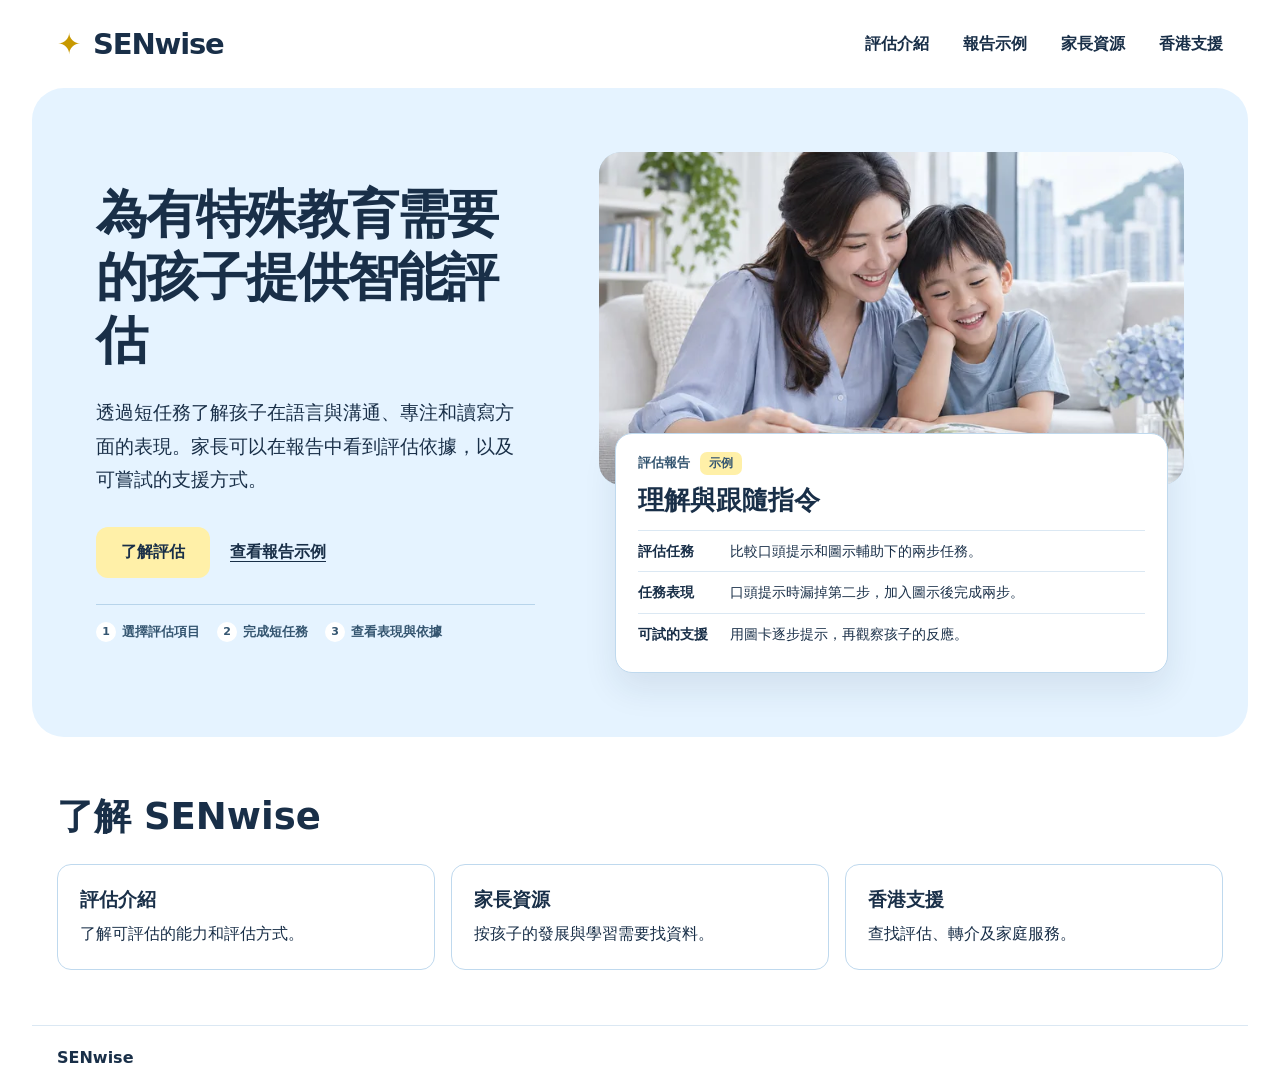
<file: index.html>
<!doctype html>
<html lang="zh-Hant-HK">
<head>
<meta charset="utf-8">
<meta name="viewport" content="width=device-width, initial-scale=1">
<title>SENwise｜特殊教育需要兒童智能評估</title>
<link rel="stylesheet" href="style.css">
</head>
<body>
<header class="shell">
  <a class="brand" href="index.html"><span aria-hidden="true">✦</span> SENwise</a>
  <nav aria-label="主選單"><a href="assessment.html">評估介紹</a><a href="report.html">報告示例</a><a href="resources.html">家長資源</a><a href="support.html">香港支援</a></nav>
</header>
<main class="shell">
  <section class="hero" aria-labelledby="home-title">
    <div class="intro">
      <h1 id="home-title">為有特殊教育需要的孩子提供智能評估</h1>
      <p>透過短任務了解孩子在語言與溝通、專注和讀寫方面的表現。家長可以在報告中看到評估依據，以及可嘗試的支援方式。</p>
      <div class="hero-actions">
        <a class="primary" href="assessment.html">了解評估</a>
        <a class="example-link" href="report.html">查看報告示例</a>
      </div>
      <ol class="hero-steps" aria-label="評估流程">
        <li>選擇評估項目</li><li>完成短任務</li><li>查看表現與依據</li>
      </ol>
    </div>
    <div class="visual">
      <img class="photo" src="hero-720.webp"
        srcset="hero-720.webp 720w, hero-1200.webp 1200w"
        sizes="(max-width: 690px) calc(100vw - 78px), (max-width: 1376px) 52vw, 690px"
        width="1200" height="800" fetchpriority="high"
        alt="家長和孩子一起看圖畫書">
      <article class="summary" aria-labelledby="preview-title">
        <header class="preview-heading"><span>評估報告</span><small>示例</small></header>
        <h2 id="preview-title">理解與跟隨指令</h2>
        <dl>
          <div><dt>評估任務</dt><dd>比較口頭提示和圖示輔助下的兩步任務。</dd></div>
          <div><dt>任務表現</dt><dd>口頭提示時漏掉第二步，加入圖示後完成兩步。</dd></div>
          <div><dt>可試的支援</dt><dd>用圖卡逐步提示，再觀察孩子的反應。</dd></div>
        </dl>
      </article>
    </div>
  </section>
  <section class="section" aria-labelledby="explore-title">
    <h2 id="explore-title">了解 SENwise</h2>
    <div class="home-links">
      <a href="assessment.html"><h3>評估介紹</h3><p>了解可評估的能力和評估方式。</p></a>
      <a href="resources.html"><h3>家長資源</h3><p>按孩子的發展與學習需要找資料。</p></a>
      <a href="support.html"><h3>香港支援</h3><p>查找評估、轉介及家庭服務。</p></a>
    </div>
  </section>
</main>
<footer class="shell"><a href="index.html">SENwise</a></footer>
</body>
</html>
</file>
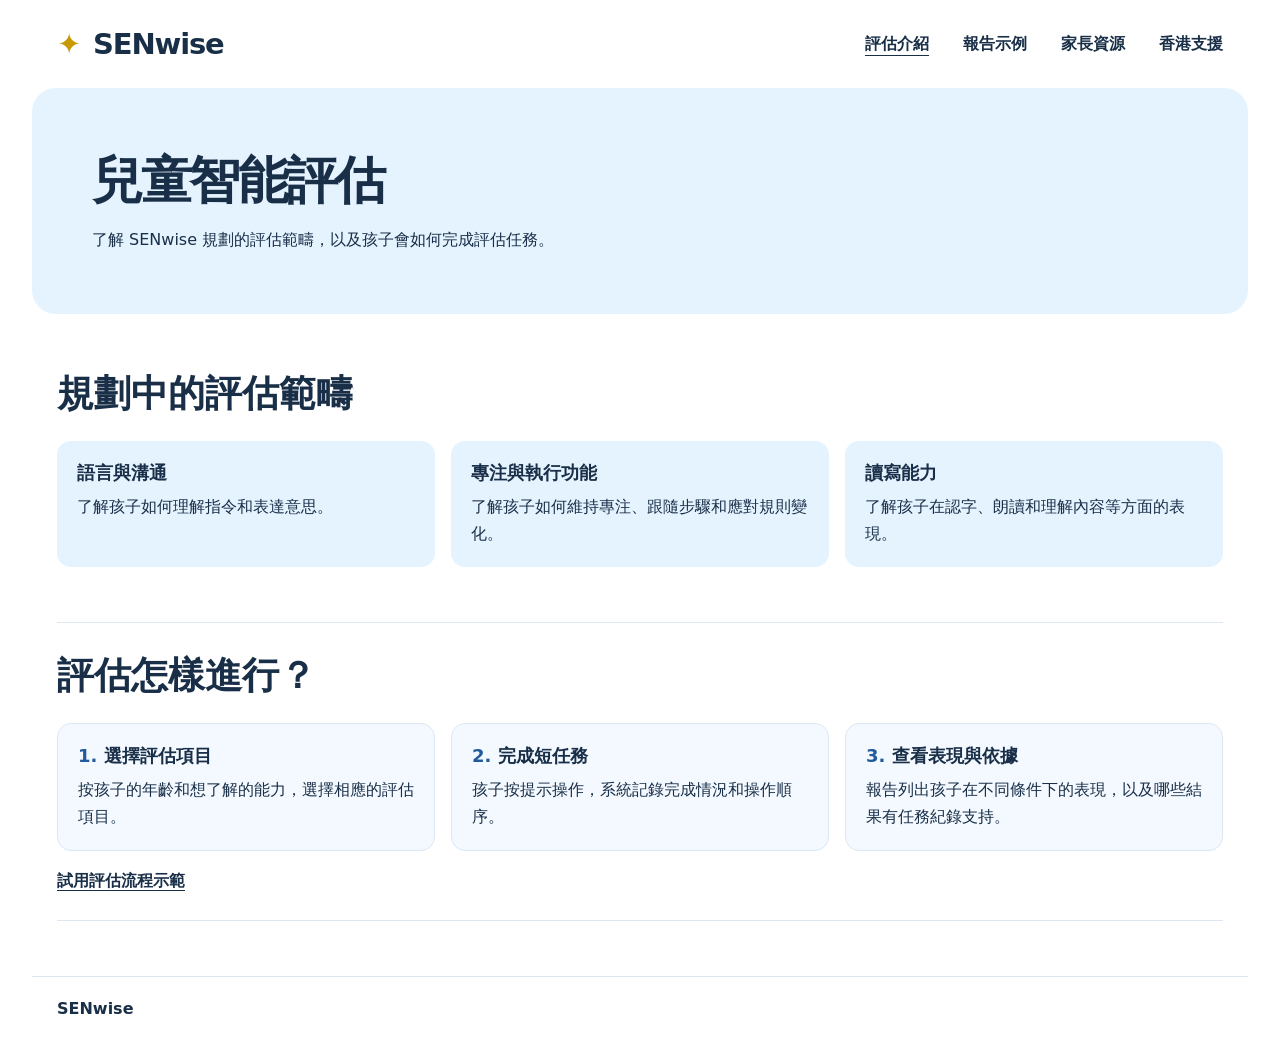
<file: assessment.html>
<!doctype html>
<html lang="zh-Hant-HK">
<head>
<meta charset="utf-8">
<meta name="viewport" content="width=device-width, initial-scale=1">
<title>SENwise｜評估介紹</title>
<link rel="stylesheet" href="style.css">
</head>
<body>
<header class="shell">
  <a class="brand" href="index.html"><span aria-hidden="true">✦</span> SENwise</a>
  <nav aria-label="主選單"><a href="assessment.html" aria-current="page">評估介紹</a><a href="report.html">報告示例</a><a href="resources.html">家長資源</a><a href="support.html">香港支援</a></nav>
</header>
<main class="shell interior">
  <div class="page-heading"><h1>兒童智能評估</h1><p>了解 SENwise 規劃的評估範疇，以及孩子會如何完成評估任務。</p></div>
  <section class="section" id="assessment" aria-labelledby="assessment-title">
    <h2 id="assessment-title">規劃中的評估範疇</h2>
    <ul class="process">
      <li><h3>語言與溝通</h3><p>了解孩子如何理解指令和表達意思。</p></li>
      <li><h3>專注與執行功能</h3><p>了解孩子如何維持專注、跟隨步驟和應對規則變化。</p></li>
      <li><h3>讀寫能力</h3><p>了解孩子在認字、朗讀和理解內容等方面的表現。</p></li>
    </ul>
  </section>
  <section class="section method" id="method" aria-labelledby="method-title">
    <h2 id="method-title">評估怎樣進行？</h2>
    <ol class="process method-steps">
      <li><h3>選擇評估項目</h3><p>按孩子的年齡和想了解的能力，選擇相應的評估項目。</p></li>
      <li><h3>完成短任務</h3><p>孩子按提示操作，系統記錄完成情況和操作順序。</p></li>
      <li><h3>查看表現與依據</h3><p>報告列出孩子在不同條件下的表現，以及哪些結果有任務紀錄支持。</p></li>
    </ol>
    <a class="example-link" href="demo.html">試用評估流程示範</a>
  </section>
</main>
<footer class="shell"><a href="index.html">SENwise</a></footer>
</body>
</html>
</file>
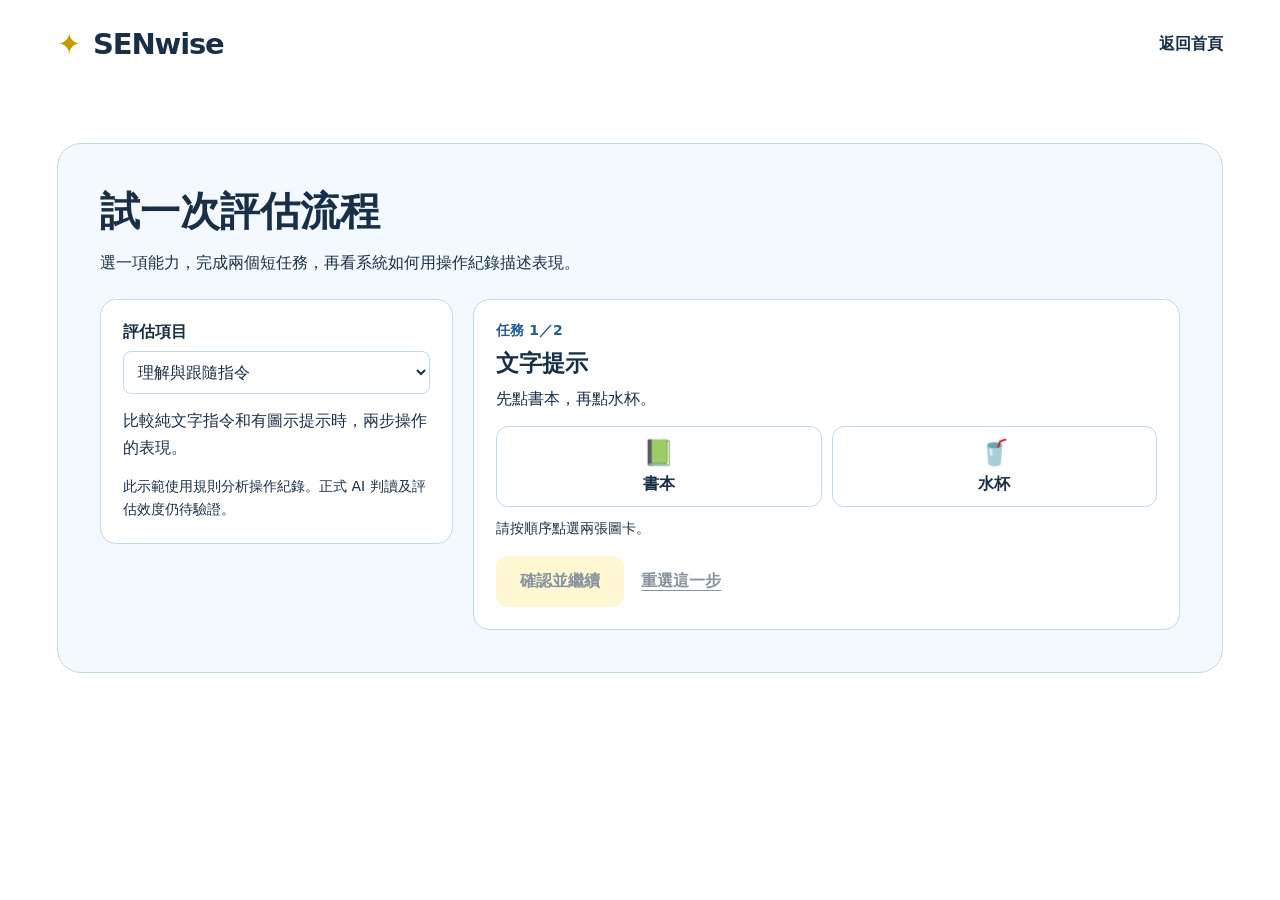
<file: demo.html>
<!doctype html>
<html lang="zh-Hant-HK">
<head>
<meta charset="utf-8">
<meta name="viewport" content="width=device-width, initial-scale=1">
<title>SENwise｜評估示範</title>
<link rel="stylesheet" href="style.css">
</head>
<body>
<header class="shell">
  <a class="brand" href="index.html"><span aria-hidden="true">✦</span> SENwise</a>
  <nav aria-label="主選單"><a href="index.html">返回首頁</a></nav>
</header>
<main class="shell">
  <section class="section demo" id="demo" aria-labelledby="demo-title">
    <h1 id="demo-title">試一次評估流程</h1>
    <p>選一項能力，完成兩個短任務，再看系統如何用操作紀錄描述表現。</p>
    <div class="demo-layout">
      <div class="demo-controls">
        <label for="module">評估項目</label>
        <select id="module">
          <option value="instructions">理解與跟隨指令</option>
          <option value="switching">專注與規則切換</option>
        </select>
        <p id="module-description"></p>
        <p class="note">此示範使用規則分析操作紀錄。正式 AI 判讀及評估效度仍待驗證。</p>
      </div>
      <div class="demo-stage">
        <div id="task">
          <p class="task-step" id="task-step"></p>
          <h3 id="task-title" tabindex="-1"></h3>
          <p id="task-prompt"></p>
          <div id="task-options" class="task-options" aria-label="任務圖卡"></div>
          <p id="task-progress" role="status"></p>
          <button class="primary" id="next-step" type="button" disabled>確認這一步</button>
          <button class="example-link" id="undo-step" type="button" disabled>重選這一步</button>
        </div>
        <div id="task-report" hidden>
          <h3 id="task-report-title" tabindex="-1">本次操作紀錄</h3>
          <dl id="report-evidence"></dl>
          <p id="report-summary"></p>
          <p class="note">結果只描述這兩個示範任務的表現。</p>
          <button class="primary" id="restart-demo" type="button">再試一次</button>
        </div>
      </div>
    </div>
  </section>
</main>
<script src="assessment.js" defer></script>
</body>
</html>
</file>
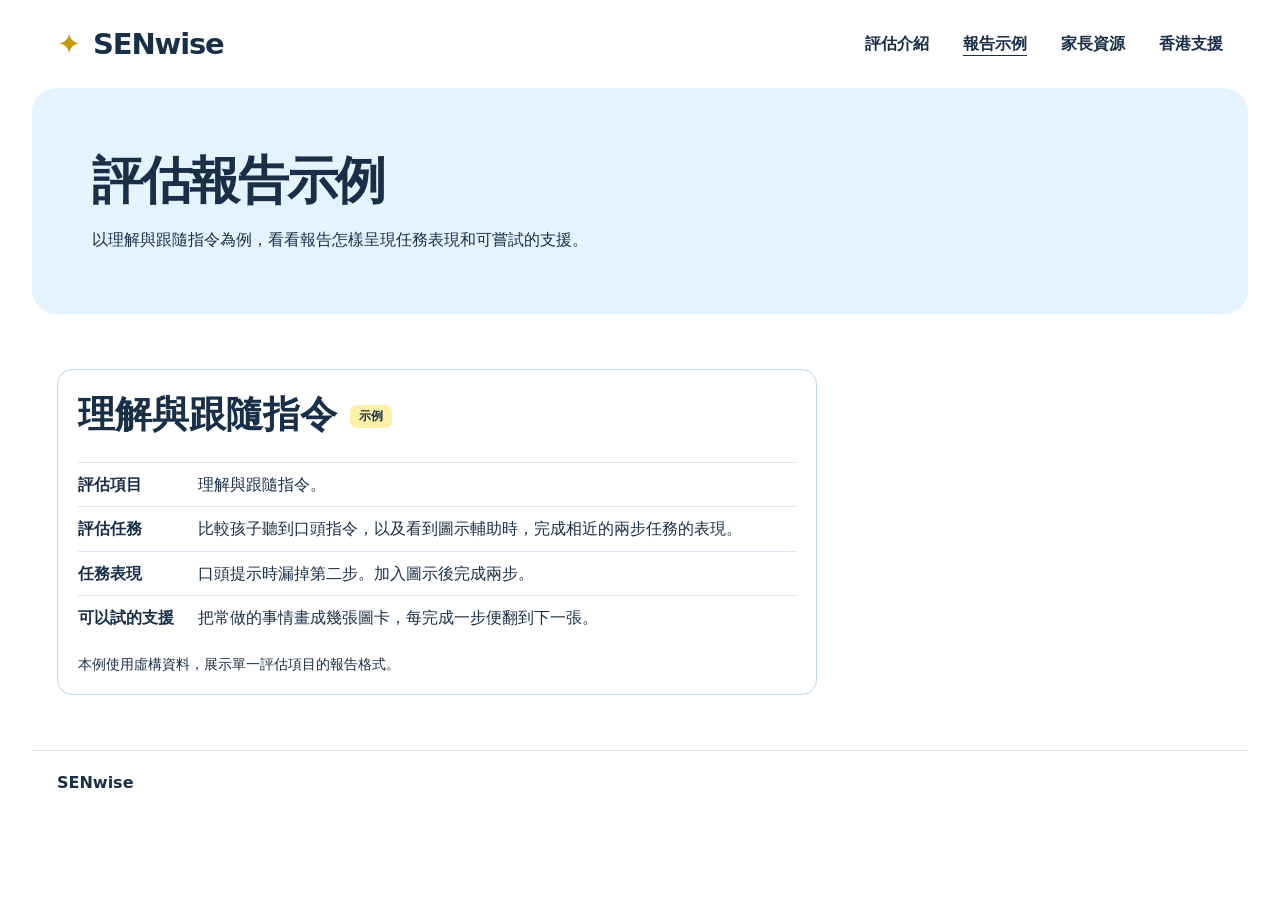
<file: report.html>
<!doctype html>
<html lang="zh-Hant-HK">
<head>
<meta charset="utf-8">
<meta name="viewport" content="width=device-width, initial-scale=1">
<title>SENwise｜報告示例</title>
<link rel="stylesheet" href="style.css">
</head>
<body>
<header class="shell">
  <a class="brand" href="index.html"><span aria-hidden="true">✦</span> SENwise</a>
  <nav aria-label="主選單"><a href="assessment.html">評估介紹</a><a href="report.html" aria-current="page">報告示例</a><a href="resources.html">家長資源</a><a href="support.html">香港支援</a></nav>
</header>
<main class="shell interior">
  <div class="page-heading"><h1>評估報告示例</h1><p>以理解與跟隨指令為例，看看報告怎樣呈現任務表現和可嘗試的支援。</p></div>
  <section class="section report-preview full-report" aria-labelledby="example-title">
    <h2 id="example-title">理解與跟隨指令 <small>示例</small></h2>
    <dl>
    <div><dt>評估項目</dt><dd>理解與跟隨指令。</dd></div>
    <div><dt>評估任務</dt><dd>比較孩子聽到口頭指令，以及看到圖示輔助時，完成相近的兩步任務的表現。</dd></div>
    <div><dt>任務表現</dt><dd>口頭提示時漏掉第二步。加入圖示後完成兩步。</dd></div>
    <div><dt>可以試的支援</dt><dd>把常做的事情畫成幾張圖卡，每完成一步便翻到下一張。</dd></div>
  </dl>
  <p class="note">本例使用虛構資料，展示單一評估項目的報告格式。</p>
  </section>
</main>
<footer class="shell"><a href="index.html">SENwise</a></footer>
</body>
</html>
</file>
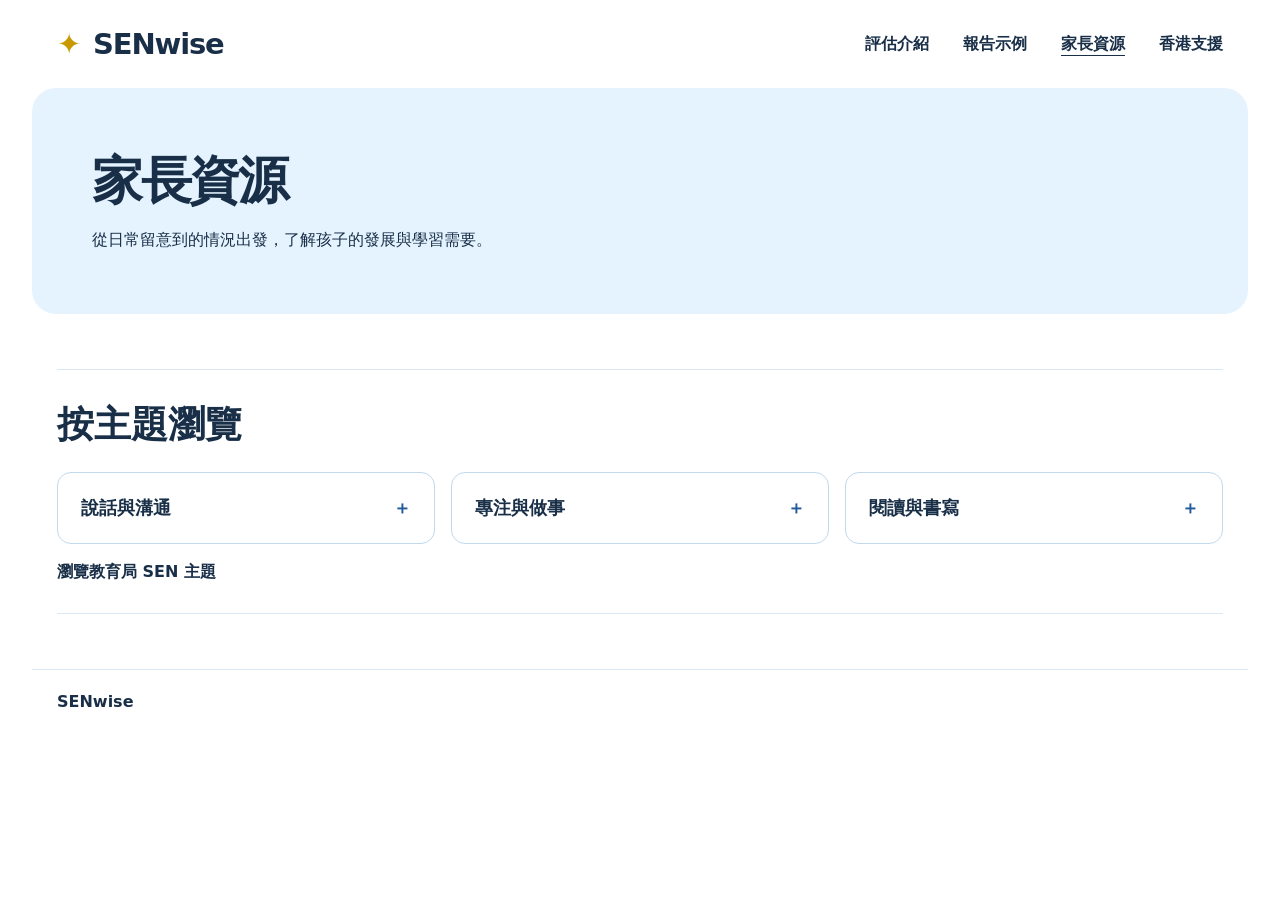
<file: resources.html>
<!doctype html>
<html lang="zh-Hant-HK">
<head>
<meta charset="utf-8">
<meta name="viewport" content="width=device-width, initial-scale=1">
<title>SENwise｜家長資源</title>
<link rel="stylesheet" href="style.css">
</head>
<body>
<header class="shell">
  <a class="brand" href="index.html"><span aria-hidden="true">✦</span> SENwise</a>
  <nav aria-label="主選單"><a href="assessment.html">評估介紹</a><a href="report.html">報告示例</a><a href="resources.html" aria-current="page">家長資源</a><a href="support.html">香港支援</a></nav>
</header>
<main class="shell interior">
  <div class="page-heading"><h1>家長資源</h1><p>從日常留意到的情況出發，了解孩子的發展與學習需要。</p></div>
  <section class="section resources" id="resources" aria-labelledby="resources-title">
    <h2 id="resources-title">按主題瀏覽</h2>
    <div class="topics">
      <details><summary>說話與溝通</summary><p>留意孩子在甚麼情境較容易理解指示，例如面對面說話、加上圖示或一次只說一個步驟。</p></details>
      <details><summary>專注與做事</summary><p>記下孩子在哪些活動較容易投入，以及環境或活動長度改變時有甚麼分別。</p></details>
      <details><summary>閱讀與書寫</summary><p>留意孩子在哪個環節需要幫忙，例如認字、朗讀、理解內容或寫字。</p></details>
    </div>
    <a class="resource-link" href="https://sense.edb.gov.hk/tc/index.html">瀏覽教育局 SEN 主題</a>
  </section>
</main>
<footer class="shell"><a href="index.html">SENwise</a></footer>
</body>
</html>
</file>
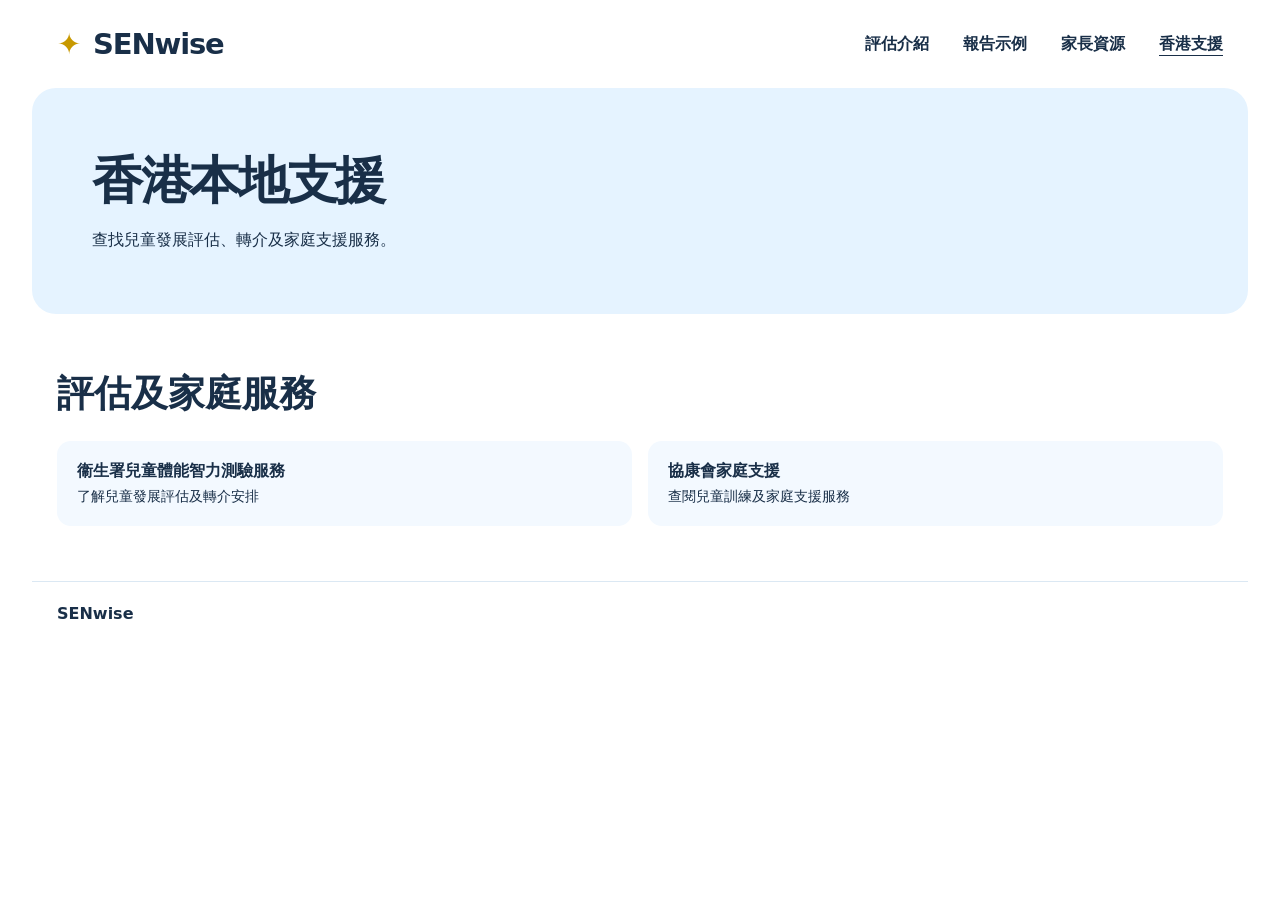
<file: support.html>
<!doctype html>
<html lang="zh-Hant-HK">
<head>
<meta charset="utf-8">
<meta name="viewport" content="width=device-width, initial-scale=1">
<title>SENwise｜香港支援</title>
<link rel="stylesheet" href="style.css">
</head>
<body>
<header class="shell">
  <a class="brand" href="index.html"><span aria-hidden="true">✦</span> SENwise</a>
  <nav aria-label="主選單"><a href="assessment.html">評估介紹</a><a href="report.html">報告示例</a><a href="resources.html">家長資源</a><a href="support.html" aria-current="page">香港支援</a></nav>
</header>
<main class="shell interior">
  <div class="page-heading"><h1>香港本地支援</h1><p>查找兒童發展評估、轉介及家庭支援服務。</p></div>
  <section class="section" id="support" aria-labelledby="support-title">
    <h2 id="support-title">評估及家庭服務</h2>
    <div class="links">
      <a href="https://www.dhcas.gov.hk/"><strong>衞生署兒童體能智力測驗服務</strong><span>了解兒童發展評估及轉介安排</span></a>
      <a href="https://www.heephong.org/"><strong>協康會家庭支援</strong><span>查閱兒童訓練及家庭支援服務</span></a>
    </div>
  </section>
</main>
<footer class="shell"><a href="index.html">SENwise</a></footer>
</body>
</html>
</file>
<file: style.css>
:root{color-scheme:light;--ink:#192f48;--sky:#e5f3ff;--sun:#fff0a8;--border:#bfd9ee;font-family:"Noto Sans TC","PingFang TC","Microsoft JhengHei",system-ui,sans-serif;color:var(--ink);background:#fff}
*{box-sizing:border-box}
body{margin:0}
a{color:inherit;text-decoration:none}
button{font:inherit;cursor:pointer;color:inherit}
a:focus-visible,button:focus-visible,summary:focus-visible{outline:3px solid #215b9b;outline-offset:4px}
.shell{width:min(100% - 64px,1312px);margin-inline:auto}
header{display:flex;justify-content:space-between;align-items:center;min-height:88px;gap:20px;padding-inline:25px}
.brand{font-size:29px;font-weight:800;letter-spacing:-.04em;white-space:nowrap}
.brand span{color:#c89900;margin-right:4px}
nav{display:flex;gap:34px;font-weight:700}
nav a:hover,.resource-link:hover,.links a:hover{text-decoration:underline}
.hero{display:grid;grid-template-columns: minmax(0,.9fr) minmax(0,1.2fr);align-items:center;gap:32px;background:var(--sky);border-radius:28px;padding:36px 36px 36px 48px}
h1,h2,p{margin-top:0}
h1{font-size:clamp(31px,4.1vw,59px);line-height:1.28;letter-spacing:-.045em;margin-bottom:24px}
.intro p{font-size:clamp(16px,1.5vw,20px);line-height:1.75;max-width:22em;margin-bottom:30px}
.primary{background:var(--sun);border:0;border-radius:12px;padding:15px 24px;font-weight:800}
.primary:hover{background:#ffe682}
.visual{position:relative;padding-bottom:22px}
.photo{display:block;width:100%;height:auto;aspect-ratio:1.38;object-fit:cover;object-position:center 45%;background:#bbd8ef;border-radius:23px}
.summary{position:absolute;right:-10px;bottom:0;width:min(91%,425px);background:white;border:1px solid var(--border);border-radius:17px;padding:17px 20px;box-shadow:0 12px 27px #192f4812}
.summary h2{font-size:20px;margin:0 0 10px}
small{display:inline-block;background:var(--sun);padding:3px 9px;border-radius:7px;font-size:12px;vertical-align:middle}
dl{margin:0}
dl div{display:grid;grid-template-columns:7em 1fr;gap:8px;padding:9px 0;border-top:1px solid #dbe8f3;font-size:14px;line-height:1.6}
dt{font-weight:800}
dd{margin:0}
.section{margin:55px 25px;scroll-margin-top:24px}
.section h2{font-size:clamp(25px,3vw,37px);margin-bottom:22px}
.process{display:grid;grid-template-columns:repeat(3,1fr);gap:16px;margin:0;padding:0;list-style:none}
.process li{padding:20px;background:var(--sky);border-radius:14px}
.process h3{margin:0 0 8px;font-size:18px}
.process p{margin:0;line-height:1.7}
.example-link{margin-top:20px;padding:0;background:none;border:0;font-weight:700;text-decoration:underline;text-underline-offset:4px}
.resources{padding-block:30px;border-block:1px solid #dbe8f3}
.topics{display:grid;grid-template-columns:repeat(3,1fr);gap:16px;align-items:start}
details{border:1px solid var(--border);border-radius:14px;background:white}
summary{list-style:none;cursor:pointer;padding:23px;font-weight:800;font-size:18px}
summary::-webkit-details-marker{display:none}
summary::after{content:"＋";float:right;color:#215b9b}
details[open] summary::after{content:"−"}
details p{padding:0 23px 20px;margin:0;line-height:1.7}
.resource-link{display:inline-block;margin-top:18px;font-weight:700}
.links{display:grid;grid-template-columns:repeat(2,1fr);gap:16px}
.links a{display:grid;gap:6px;padding:20px;background:#f3f9ff;border-radius:14px}
.links span{font-size:14px}
footer{border-top:1px solid #dbe8f3;padding:22px 25px;font-weight:800}
.note{font-size:14px;margin:16px 0 0}
@media(max-width:850px){.shell{width:min(100% - 32px,1312px)}.hero{padding:28px;gap:22px}.section{margin-inline:10px}.summary{right:0}}
@media(max-width:690px){header{min-height:68px;padding-inline:3px;gap:9px}.brand{font-size:22px}nav{gap:11px;font-size:12px}.hero{grid-template-columns:1fr;padding:23px}.visual{padding-bottom:0}.summary{position:relative;width:100%;margin-top:10px}.topics{grid-template-columns:1fr}.section{margin:34px 3px}.section h2{margin-bottom:15px}}
@media(max-width:690px){.process,.links{grid-template-columns:1fr}.resources{padding-block:24px}}
.primary{display:inline-block}
.intro .example-link{display:block;margin-top:15px}
.demo{padding:clamp(22px,4vw,42px);background:#f3f9ff;border:1px solid var(--border);border-radius:24px}
.demo>h2{margin-bottom:10px}
.demo>p{line-height:1.7;margin-bottom:23px}
.demo-layout{display:grid;grid-template-columns:minmax(0,1fr) minmax(0,2fr);gap:20px;align-items:start}
.demo-controls,.demo-stage{background:#fff;border:1px solid var(--border);border-radius:16px;padding:22px}
.demo-controls label{display:block;margin-bottom:8px;font-weight:800}
.demo-controls select{width:100%;padding:10px;border:1px solid var(--border);border-radius:8px;background:#fff;color:var(--ink);font:inherit}
.demo-controls p{margin:14px 0 0;line-height:1.65}
.task-step{margin-bottom:8px;font-size:14px;font-weight:700;color:#215b9b}
.demo-stage h3{margin:0 0 10px;font-size:23px}
.task-options{display:grid;grid-template-columns:repeat(2,1fr);gap:10px}
.task-options button{display:grid;justify-items:center;gap:6px;border:1px solid var(--border);border-radius:12px;background:#fff;padding:11px 6px;font-weight:700}
.task-options button span{font-size:25px;line-height:1.2}
.yellow-triangle{color:#af7b00}
.task-options button[aria-pressed="true"]{background:var(--sky);border-color:#215b9b;box-shadow:inset 0 0 0 1px #215b9b}
#task-progress{margin:13px 0;font-size:14px}
#undo-step{margin-inline-start:12px}
.demo button:disabled{opacity:.52;cursor:default}
#report-summary{margin:12px 0 0;font-weight:700}
#restart-demo{margin-top:15px}
@media(max-width:690px){
  header{align-items:flex-start;flex-direction:column;justify-content:center;padding-block:12px}
  nav{width:100%;flex-wrap:wrap}
  .demo-layout{grid-template-columns:1fr}
  .demo-controls,.demo-stage{padding:16px}
}
.method{padding-block:28px;border-block:1px solid #dbe8f3}
.method-steps{counter-reset:step}
.method-steps li{background:#f3f9ff;border:1px solid #dbe8f3;counter-increment:step}
.method-steps h3::before{content:counter(step) ". ";color:#215b9b}
.method .example-link{display:inline-block}
.report-preview{padding:20px;background:#fff;border:1px solid var(--border);border-radius:15px}
.report-preview h3{margin:0 0 12px}
.demo>h1{font-size:clamp(27px,4vw,40px);margin-bottom:12px;letter-spacing:normal}
nav a[aria-current="page"]{text-decoration:underline;text-underline-offset:6px}
.home-links{display:grid;grid-template-columns:repeat(3,minmax(0,1fr));gap:16px}
.home-links a{padding:22px;border:1px solid var(--border);border-radius:14px;background:#fff}
.home-links a:hover{background:#f3f9ff;border-color:#215b9b}
.home-links h3{margin:0 0 8px}
.home-links p{margin:0;line-height:1.65}
.page-heading{padding:clamp(24px,5vw,60px);background:var(--sky);border-radius:24px}
.page-heading h1{font-size:clamp(30px,4vw,52px);margin-bottom:12px}
.page-heading p{margin:0;line-height:1.75}
.full-report{max-width:760px}
.full-report dl div{font-size:16px}
@media(max-width:690px){.home-links{grid-template-columns:1fr}.full-report dl div{grid-template-columns:1fr;gap:4px}}
.hero{gap:clamp(26px,5vw,72px);padding:clamp(26px,5vw,72px);border-radius:32px}
.hero h1{font-size:clamp(32px,4.1vw,61px);line-height:1.2;letter-spacing:-.035em}
.hero-actions{display:flex;align-items:center;gap:20px;flex-wrap:wrap}
.hero-actions .example-link{margin:0}
.hero-actions .primary{padding:15px 25px}
.hero-steps{display:flex;flex-wrap:wrap;gap:9px 17px;list-style:none;padding:17px 0 0;margin:26px 0 0;border-top:1px solid #b7d4eb;color:#355671;font-size:13px;font-weight:700;counter-reset:hero-step}
.hero-steps li{display:flex;align-items:center;gap:6px;counter-increment:hero-step}
.hero-steps li::before{content:counter(hero-step);display:grid;place-items:center;width:20px;height:20px;background:#fff;border-radius:50%;font-size:11px}
.hero .visual{padding:0}
.hero .photo{height:clamp(225px,26vw,360px);object-position:center 39%;border-radius:22px}
.hero .summary{position:relative;inset:auto;width:calc(100% - 32px);margin:-52px auto 0;padding:18px 22px;box-shadow:0 16px 34px #192f4817}
.hero .preview-heading{display:flex;min-height:0;padding:0;margin-bottom:8px;gap:10px;justify-content:flex-start;align-items:center;font-size:13px;font-weight:800;color:#355671}
.hero .summary h2{font-size:clamp(21px,2vw,26px);margin-bottom:12px}
.hero .summary dl div{grid-template-columns:6em minmax(0,1fr)}
@media(max-width:850px){.hero .summary{width:calc(100% - 20px);padding:15px}}
@media(max-width:690px){
  .hero{padding:23px;border-radius:23px}
  .hero h1{margin-bottom:15px}
  .hero .intro p{margin-bottom:20px}
  .hero-steps{margin-top:20px;padding-top:13px}
  .hero .photo{height:220px}
  .hero .summary{margin-top:-24px}
}
</file>
